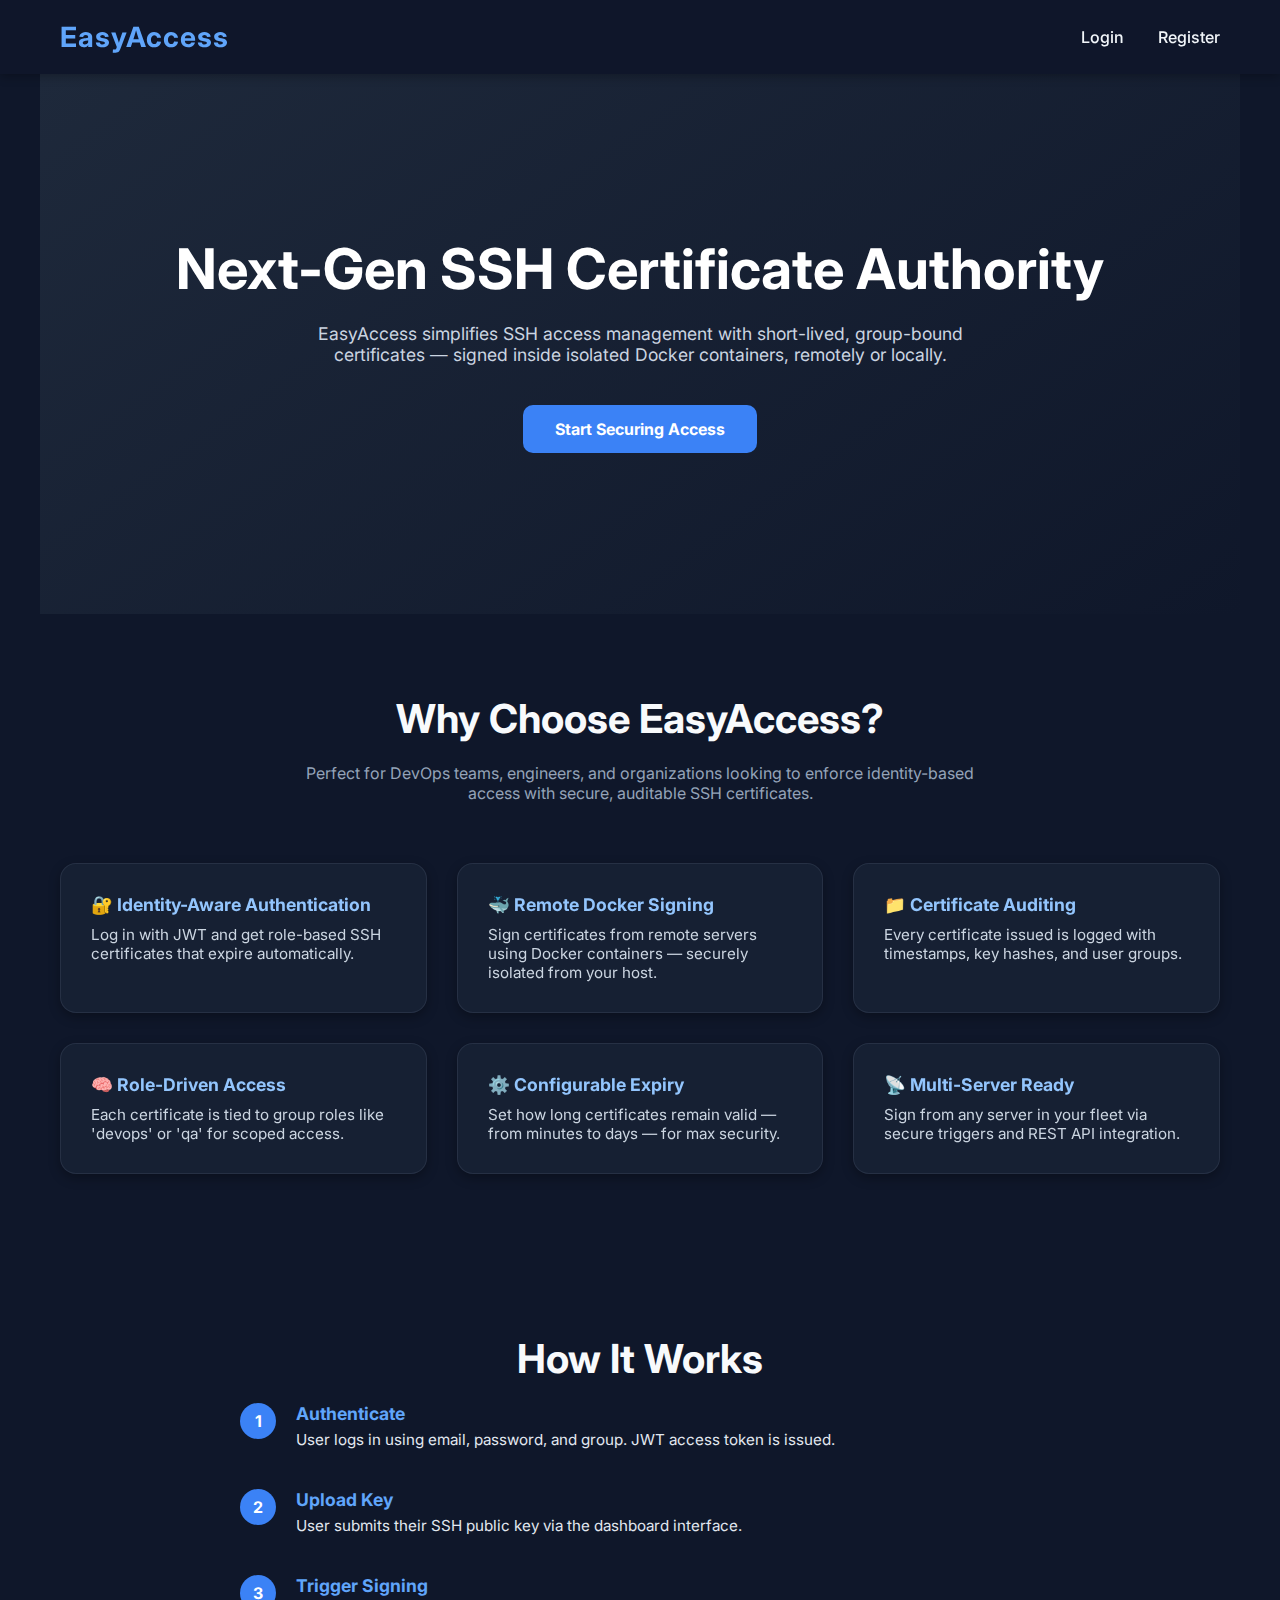
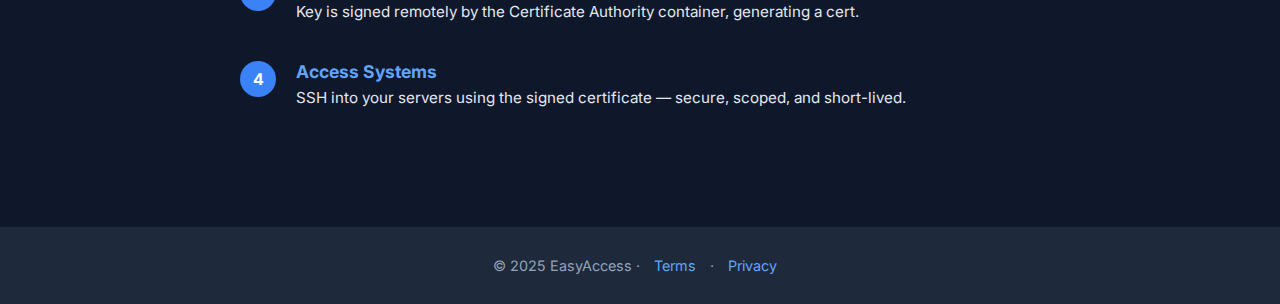
<file: webtool/authentication/templates/index.html>
<!DOCTYPE html>
<html lang="en">
<head>
  <meta charset="UTF-8" />
  <meta name="viewport" content="width=device-width, initial-scale=1.0"/>
  <title>EasyAccess — Secure SSH Certificate Authority</title>
  <link href="https://fonts.googleapis.com/css2?family=Inter:wght@400;600;700&display=swap" rel="stylesheet">
  <style>
    * {
      margin: 0;
      padding: 0;
      box-sizing: border-box;
    }

    body {
      font-family: 'Inter', sans-serif;
      background: #0f172a;
      color: #e2e8f0;
      overflow-x: hidden;
    }

    a {
      text-decoration: none;
    }

    header {
      background: rgba(15, 23, 42, 0.8);
      backdrop-filter: blur(10px);
      padding: 20px 60px;
      display: flex;
      justify-content: space-between;
      align-items: center;
      position: sticky;
      top: 0;
      z-index: 1000;
      box-shadow: 0 2px 10px rgba(0,0,0,0.3);
    }

    .logo {
      font-size: 28px;
      font-weight: bold;
      color: #60a5fa;
      letter-spacing: 1px;
    }

    nav a {
      margin-left: 30px;
      color: #f1f5f9;
      font-weight: 500;
      transition: color 0.3s ease;
    }

    nav a:hover {
      color: #38bdf8;
    }

    .hero {
      height: 60vh;
      background: linear-gradient(145deg, #1e293b, #0f172a);
      display: flex;
      flex-direction: column;
      align-items: center;
      justify-content: center;
      padding: 0 30px;
      text-align: center;
      position: relative;
    }

    .hero h1 {
      font-size: 3.5rem;
      font-weight: 700;
      color: #ffffff;
      margin-bottom: 20px;
    }

    .hero p {
      font-size: 1.1rem;
      max-width: 700px;
      color: #cbd5e1;
      margin-bottom: 40px;
    }

    .cta-btn {
      background-color: #3b82f6;
      padding: 14px 32px;
      color: white;
      font-size: 1rem;
      border-radius: 10px;
      transition: all 0.3s ease;
      font-weight: bold;
    }

    .cta-btn:hover {
      background-color: #2563eb;
      transform: translateY(-2px);
    }

    section {
      padding: 80px 20px;
      max-width: 1200px;
      margin: auto;
    }

    .section-title {
      font-size: 2.5rem;
      text-align: center;
      margin-bottom: 20px;
      color: #f8fafc;
    }

    .section-desc {
      text-align: center;
      color: #94a3b8;
      font-size: 1rem;
      margin-bottom: 60px;
      max-width: 700px;
      margin-left: auto;
      margin-right: auto;
    }

    .features {
      display: grid;
      grid-template-columns: repeat(auto-fit, minmax(280px, 1fr));
      gap: 30px;
    }

    .feature {
      background: rgba(30, 41, 59, 0.5);
      padding: 30px;
      border-radius: 16px;
      backdrop-filter: blur(10px);
      border: 1px solid rgba(100, 116, 139, 0.2);
      box-shadow: 0 4px 12px rgba(0,0,0,0.3);
      transition: transform 0.3s ease;
    }

    .feature:hover {
      transform: translateY(-5px);
    }

    .feature h3 {
      color: #93c5fd;
      margin-bottom: 10px;
      font-size: 1.1rem;
    }

    .feature p {
      font-size: 0.95rem;
      color: #cbd5e1;
    }

    .steps {
      max-width: 800px;
      margin: auto;
    }

    .step {
      display: flex;
      gap: 20px;
      align-items: flex-start;
      margin-bottom: 40px;
    }

    .step-number {
      background-color: #3b82f6;
      color: white;
      font-weight: bold;
      width: 36px;
      height: 36px;
      border-radius: 50%;
      text-align: center;
      line-height: 36px;
      font-size: 1rem;
    }

    .step-content h4 {
      font-size: 1.1rem;
      color: #60a5fa;
      margin-bottom: 6px;
    }

    .step-content p {
      color: #e2e8f0;
      font-size: 0.95rem;
    }

    footer {
      background: #1e293b;
      padding: 30px;
      text-align: center;
      color: #94a3b8;
      font-size: 0.9rem;
    }

    footer a {
      color: #60a5fa;
      margin: 0 10px;
    }

    @media (max-width: 768px) {
      .hero h1 { font-size: 2.2rem; }
      .step { flex-direction: column; }
    }
  </style>
</head>
<body>

<header>
  <div class="logo">EasyAccess</div>
  <nav>
    <a href="/login/">Login</a>
    <a href="/register/">Register</a>
  </nav>
</header>

<section class="hero">
  <h1>Next-Gen SSH Certificate Authority</h1>
  <p>EasyAccess simplifies SSH access management with short-lived, group-bound certificates — signed inside isolated Docker containers, remotely or locally.</p>
  <a href="/register/" class="cta-btn">Start Securing Access</a>
</section>

<section>
  <h2 class="section-title">Why Choose EasyAccess?</h2>
  <p class="section-desc">Perfect for DevOps teams, engineers, and organizations looking to enforce identity-based access with secure, auditable SSH certificates.</p>

  <div class="features">
    <div class="feature">
      <h3>🔐 Identity-Aware Authentication</h3>
      <p>Log in with JWT and get role-based SSH certificates that expire automatically.</p>
    </div>
    <div class="feature">
      <h3>🐳 Remote Docker Signing</h3>
      <p>Sign certificates from remote servers using Docker containers — securely isolated from your host.</p>
    </div>
    <div class="feature">
      <h3>📁 Certificate Auditing</h3>
      <p>Every certificate issued is logged with timestamps, key hashes, and user groups.</p>
    </div>
    <div class="feature">
      <h3>🧠 Role-Driven Access</h3>
      <p>Each certificate is tied to group roles like 'devops' or 'qa' for scoped access.</p>
    </div>
    <div class="feature">
      <h3>⚙️ Configurable Expiry</h3>
      <p>Set how long certificates remain valid — from minutes to days — for max security.</p>
    </div>
    <div class="feature">
      <h3>📡 Multi-Server Ready</h3>
      <p>Sign from any server in your fleet via secure triggers and REST API integration.</p>
    </div>
  </div>
</section>

<section>
  <h2 class="section-title">How It Works</h2>
  <div class="steps">
    <div class="step">
      <div class="step-number">1</div>
      <div class="step-content">
        <h4>Authenticate</h4>
        <p>User logs in using email, password, and group. JWT access token is issued.</p>
      </div>
    </div>
    <div class="step">
      <div class="step-number">2</div>
      <div class="step-content">
        <h4>Upload Key</h4>
        <p>User submits their SSH public key via the dashboard interface.</p>
      </div>
    </div>
    <div class="step">
      <div class="step-number">3</div>
      <div class="step-content">
        <h4>Trigger Signing</h4>
        <p>Key is signed remotely by the Certificate Authority container, generating a cert.</p>
      </div>
    </div>
    <div class="step">
      <div class="step-number">4</div>
      <div class="step-content">
        <h4>Access Systems</h4>
        <p>SSH into your servers using the signed certificate — secure, scoped, and short-lived.</p>
      </div>
    </div>
  </div>
</section>

<footer>
  &copy; 2025 EasyAccess · <a href="#">Terms</a> · <a href="#">Privacy</a>
</footer>

</body>
</html>
</file>
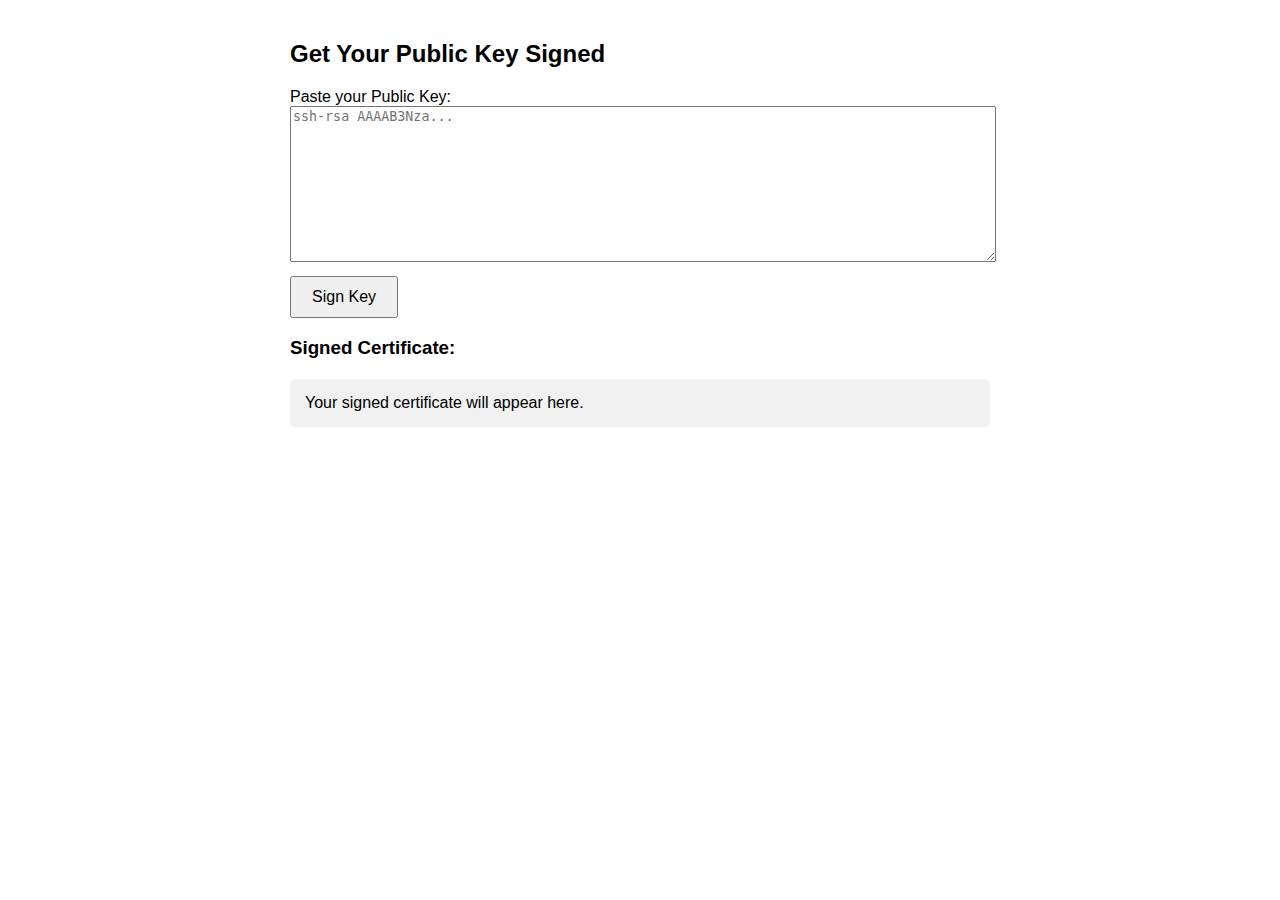
<file: webtool/authentication/templates/keysign.html>
<!DOCTYPE html>
<html lang="en">
<head>
  <meta charset="UTF-8">
  <title>Key Signing Page</title>
  <style>
    body {
      font-family: Arial, sans-serif;
      padding: 20px;
      max-width: 700px;
      margin: auto;
    }
    textarea {
      width: 100%;
      height: 150px;
      margin-bottom: 10px;
    }
    button {
      padding: 10px 20px;
      font-size: 16px;
    }
    #certificate {
      white-space: pre-wrap;
      background: #f1f1f1;
      padding: 15px;
      margin-top: 20px;
      border-radius: 5px;
    }
  </style>
</head>
<body>
  <h2>Get Your Public Key Signed</h2>

  <label for="publicKey">Paste your Public Key:</label><br>
  <textarea id="publicKey" placeholder="ssh-rsa AAAAB3Nza..."></textarea>

  <button onclick="signKey()">Sign Key</button>

  <h3>Signed Certificate:</h3>
  <div id="certificate">Your signed certificate will appear here.</div>

  <script>
    async function signKey() {
      const key = document.getElementById("publicKey").value;
      const certDiv = document.getElementById("certificate");
      
      if (!key.trim()) {
        certDiv.innerText = "Please paste a valid public key.";
        return;
      }

      try {
        const response = await fetch("http://127.0.0.1:8000/api/keysign", {
          method: "POST",
          headers: {
            "Content-Type": "application/json"
          },
          body: JSON.stringify({ public_key: key })
        });

        if (!response.ok) {
          throw new Error(`Server responded with ${response.status}`);
        }

        const data = await response.json();
        certDiv.innerText = data.certificate || "No certificate received.";
      } catch (error) {
        certDiv.innerText = `Error: ${error.message}`;
      }
    }
  </script>
</body>
</html>
</file>
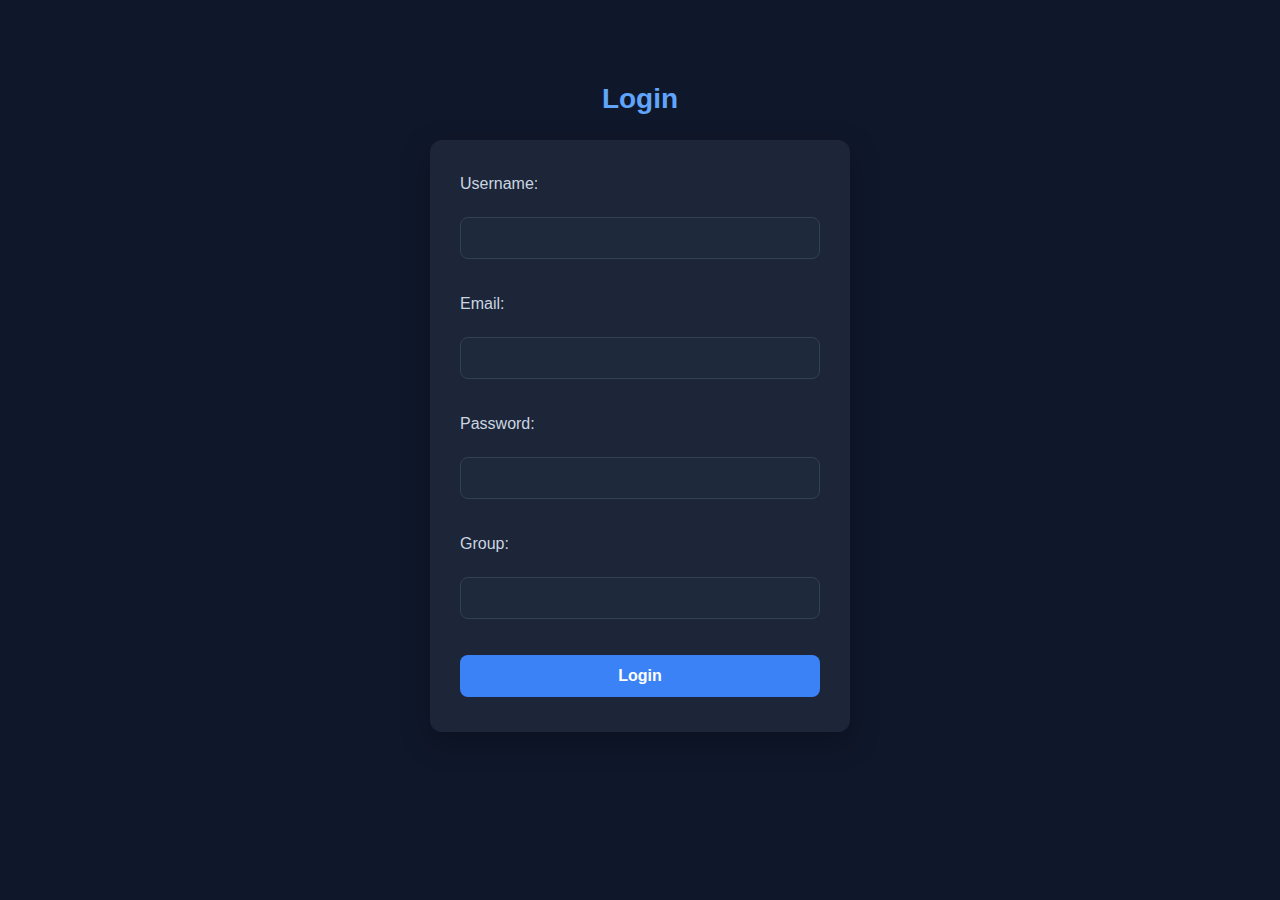
<file: webtool/authentication/templates/login.html>
<!DOCTYPE html>
<html>
<head>
  <title>Login</title>
</head>
<body>
  <style>
    * {
      box-sizing: border-box;
    }
  
    body {
      font-family: 'Inter', sans-serif;
      background: #0f172a;
      color: #e2e8f0;
      margin: 0;
      padding: 60px 20px;
      display: flex;
      flex-direction: column;
      align-items: center;
      min-height: 100vh;
    }
  
    h2 {
      color: #60a5fa;
      font-size: 28px;
      margin-bottom: 25px;
    }
  
    form {
      background: rgba(30, 41, 59, 0.85);
      padding: 35px 30px;
      border-radius: 12px;
      box-shadow: 0 10px 30px rgba(0, 0, 0, 0.25);
      max-width: 420px;
      width: 100%;
      animation: fadeIn 0.6s ease-in-out;
    }
  
    label {
      font-weight: 500;
      display: block;
      margin-bottom: 6px;
      color: #cbd5e1;
    }
  
    input[type="text"],
    input[type="email"],
    input[type="password"] {
      width: 100%;
      padding: 12px 14px;
      margin-bottom: 18px;
      border: 1px solid #334155;
      border-radius: 8px;
      background: #1e293b;
      color: #f1f5f9;
      font-size: 14px;
      transition: border 0.3s, box-shadow 0.3s;
    }
  
    input:focus {
      border-color: #3b82f6;
      outline: none;
      box-shadow: 0 0 0 3px rgba(59, 130, 246, 0.3);
    }
  
    button[type="submit"] {
      width: 100%;
      background-color: #3b82f6;
      color: white;
      padding: 12px;
      border: none;
      border-radius: 8px;
      font-size: 16px;
      font-weight: 600;
      cursor: pointer;
      transition: background-color 0.3s ease;
    }
  
    button[type="submit"]:hover {
      background-color: #2563eb;
    }
  
    #response {
      margin-top: 20px;
      text-align: center;
      font-weight: 500;
      color: #f87171;
    }
  
    @keyframes fadeIn {
      from {
        opacity: 0;
        transform: translateY(-10px);
      }
      to {
        opacity: 1;
        transform: translateY(0);
      }
    }
  
    @media (max-width: 500px) {
      form {
        padding: 25px 20px;
      }
    }
  </style>
    
  <h2>Login</h2>
  <form id="loginForm">
    <label>Username:</label><br>
    <input type="text" id="username" required><br><br>

    <label>Email:</label><br>
    <input type="email" id="email" required><br><br>

    <label>Password:</label><br>
    <input type="password" id="password" required><br><br>

    <label>Group:</label><br>
    <input type="text" id="group" required><br><br>

    <button type="submit">Login</button>
  </form>

  <p id="response"></p>

  <script>
    document.getElementById("loginForm").addEventListener("submit", function (e) {
      e.preventDefault();

      const username = document.getElementById("username").value;
      const email = document.getElementById("email").value;
      const password = document.getElementById("password").value;
      const group = document.getElementById("group").value;

      fetch("/api/token/", {
        method: "POST",
        headers: {
          "Content-Type": "application/json"
        },
        body: JSON.stringify({ username, email, password, group })
      })
      .then(response => response.json().then(data => ({ status: response.status, body: data })))
      .then(({ status, body }) => {
        if (status === 200) {
          // ✅ Save the token (for now using localStorage)
          localStorage.setItem("access", body.access);
          localStorage.setItem("refresh", body.refresh);

          // ✅ Optional: redirect to a protected page
          window.location.href = "/dashboard/";  // Or any other page
        } else {
          document.getElementById("response").innerText = "Login failed: " + JSON.stringify(body);
        }
      })
      .catch(error => {
        document.getElementById("response").innerText = "Error: " + error;
      });
    });
  </script>
</body>
</html>
</file>
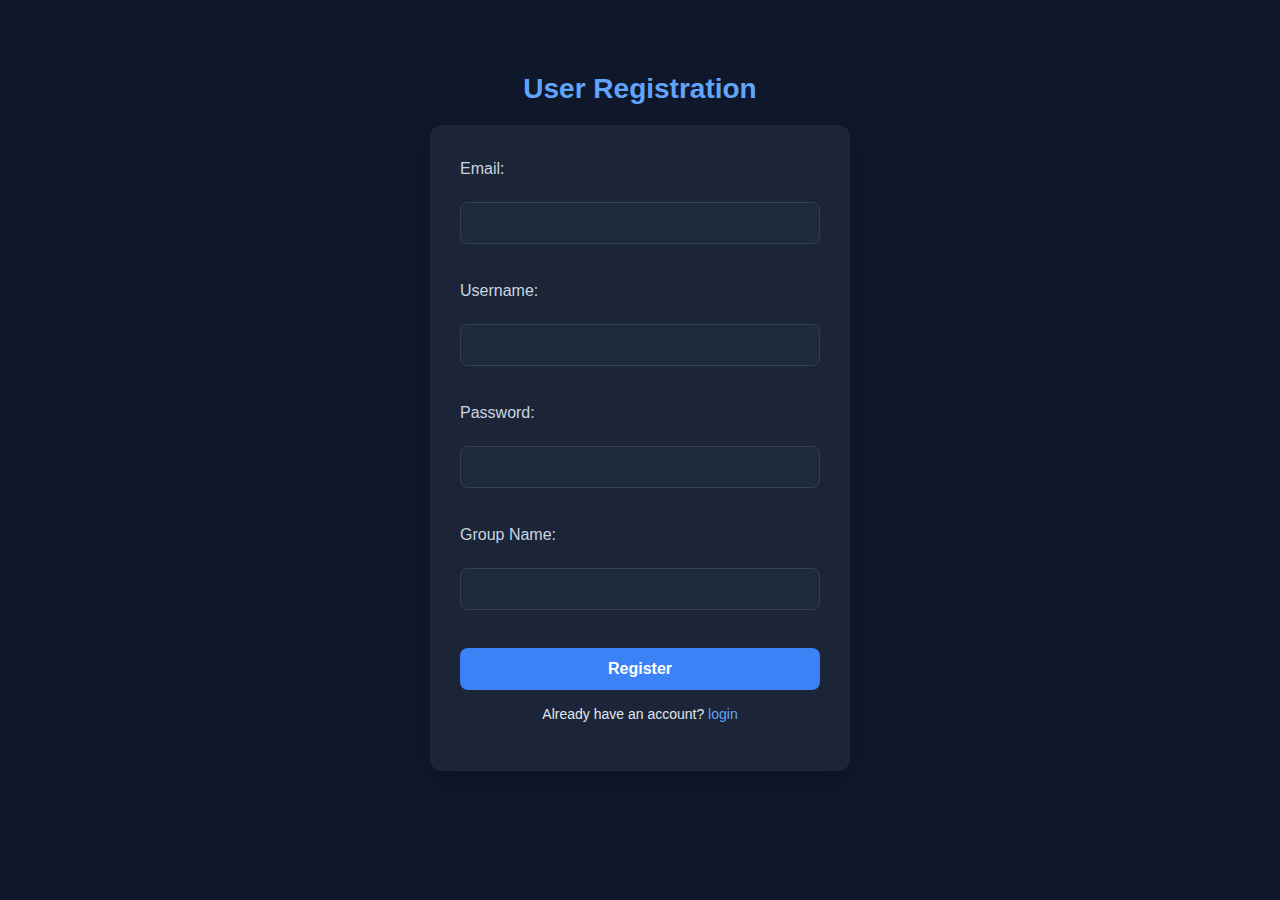
<file: webtool/authentication/templates/register.html>
<!DOCTYPE html>
<html>
<head>
  <title>Register</title>
</head>
<body>
  <style>
    * {
      box-sizing: border-box;
    }
  
    body {
      font-family: 'Inter', sans-serif;
      background: #0f172a;
      color: #e2e8f0;
      margin: 0;
      padding: 50px 20px;
      display: flex;
      flex-direction: column;
      align-items: center;
      min-height: 100vh;
    }
  
    h2 {
      color: #60a5fa;
      font-size: 28px;
      margin-bottom: 20px;
    }
  
    form {
      background: rgba(30, 41, 59, 0.8);
      padding: 35px 30px;
      border-radius: 12px;
      box-shadow: 0 8px 24px rgba(0, 0, 0, 0.2);
      max-width: 420px;
      width: 100%;
      animation: fadeIn 0.6s ease-in-out;
    }
  
    label {
      display: block;
      margin-bottom: 6px;
      font-weight: 500;
      color: #cbd5e1;
    }
  
    input[type="text"],
    input[type="email"],
    input[type="password"] {
      width: 100%;
      padding: 12px 14px;
      margin-bottom: 20px;
      border: 1px solid #334155;
      border-radius: 8px;
      background: #1e293b;
      color: #f1f5f9;
      font-size: 14px;
      transition: border 0.3s, box-shadow 0.3s;
    }
  
    input:focus {
      border-color: #3b82f6;
      outline: none;
      box-shadow: 0 0 0 3px rgba(59, 130, 246, 0.3);
    }
  
    button[type="submit"] {
      width: 100%;
      background-color: #3b82f6;
      color: white;
      padding: 12px;
      border: none;
      border-radius: 8px;
      font-size: 16px;
      cursor: pointer;
      font-weight: 600;
      transition: background-color 0.3s ease;
    }
  
    button[type="submit"]:hover {
      background-color: #2563eb;
    }
  
    p {
      text-align: center;
      margin-top: 16px;
      font-size: 14px;
    }
  
    a {
      color: #60a5fa;
      text-decoration: none;
      font-weight: 500;
    }
  
    a:hover {
      text-decoration: underline;
    }
  
    #result {
      margin-top: 20px;
      text-align: center;
      font-weight: 500;
      color: #f87171;
    }
  
    @keyframes fadeIn {
      from {
        opacity: 0;
        transform: translateY(-10px);
      }
      to {
        opacity: 1;
        transform: translateY(0);
      }
    }
  
    @media (max-width: 500px) {
      form {
        padding: 25px 20px;
      }
    }
  </style>
  
  <h2>User Registration</h2>

  <form id="registerForm">
    <label>Email:</label><br>
    <input type="email" id="email" required><br><br>

    <label>Username:</label><br>
    <input type="text" id="username" required><br><br>

    <label>Password:</label><br>
    <input type="password" id="password" required><br><br>

    <label>Group Name:</label><br>
    <input type="text" id="group" required><br><br>

    <button type="submit">Register</button>
    <p>Already have an account? <a href="http://127.0.0.1:8000/login/">login</a></p>
  </form>

  <p id="result"></p>

  <script>
    document.getElementById("registerForm").addEventListener("submit", function (e) {
      e.preventDefault();

      const email = document.getElementById("email").value;
      const username = document.getElementById("username").value;
      const password = document.getElementById("password").value;
      const group = document.getElementById("group").value;

      fetch("/api/register/", {
        method: "POST",
        headers: {
          "Content-Type": "application/json"
        },
        body: JSON.stringify({
          email: email,
          username: username,
          password: password,
          group: group
        })
      })
      .then(response => response.json().then(data => ({ status: response.status, body: data })))
      .then(({ status, body }) => {
        if (status === 201) {
          document.getElementById("result").innerText = "Registration successful! You can now log in.";
          // Optional redirect:
          // window.location.href = "/login/";
        } else {
          document.getElementById("result").innerText = "Registration failed: " + JSON.stringify(body);
        }
      })
      .catch(error => {
        document.getElementById("result").innerText = "Error: " + error;
      });
    });
  </script>
</body>
</html>
</file>
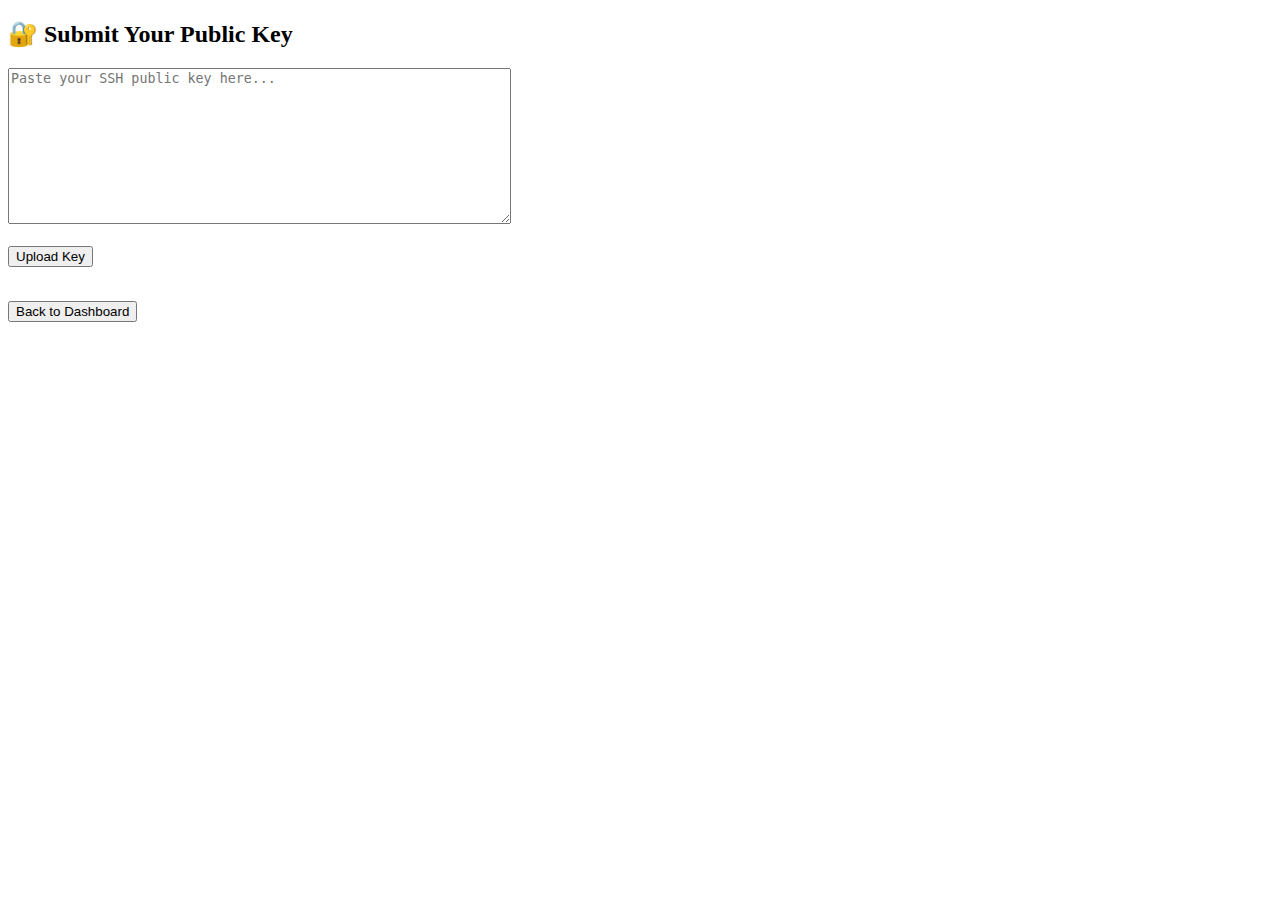
<file: webtool/authentication/templates/submit_key.html>
<!DOCTYPE html>
<html>
<head>
  <title>Submit Public Key</title>
</head>
<body>
  <h2>🔐 Submit Your Public Key</h2>

  <textarea id="publicKey" rows="10" cols="60" placeholder="Paste your SSH public key here..."></textarea><br><br>
  <button id="uploadBtn">Upload Key</button>
  <p id="status"></p>
  <br>
  <button onclick="window.location.href='/dashboard/'">Back to Dashboard</button>

  <script>
    document.getElementById("uploadBtn").addEventListener("click", () => {
      const key = document.getElementById("publicKey").value.trim();
      const token = localStorage.getItem("access");

      if (!key) {
        document.getElementById("status").innerText = "❗ Please paste your public key.";
        return;
      }

      fetch("/api/pub-key/", {
        method: "POST",
        headers: {
          "Content-Type": "application/json",
          "Authorization": `Bearer ${token}`
        },
        body: JSON.stringify({ key: key })
      })
      .then(response => response.json().then(data => ({ status: response.status, body: data })))
      .then(({ status, body }) => {
        if (status === 201) {
          document.getElementById("status").innerText = "✅ Public key uploaded successfully!";
          document.getElementById("publicKey").value = "";
        } else {
          document.getElementById("status").innerText = "❌ Failed: " + JSON.stringify(body);
        }
      })
      .catch(err => {
        document.getElementById("status").innerText = "❌ Error: " + err;
      });
    });
  </script>
</body>
</html>
</file>
